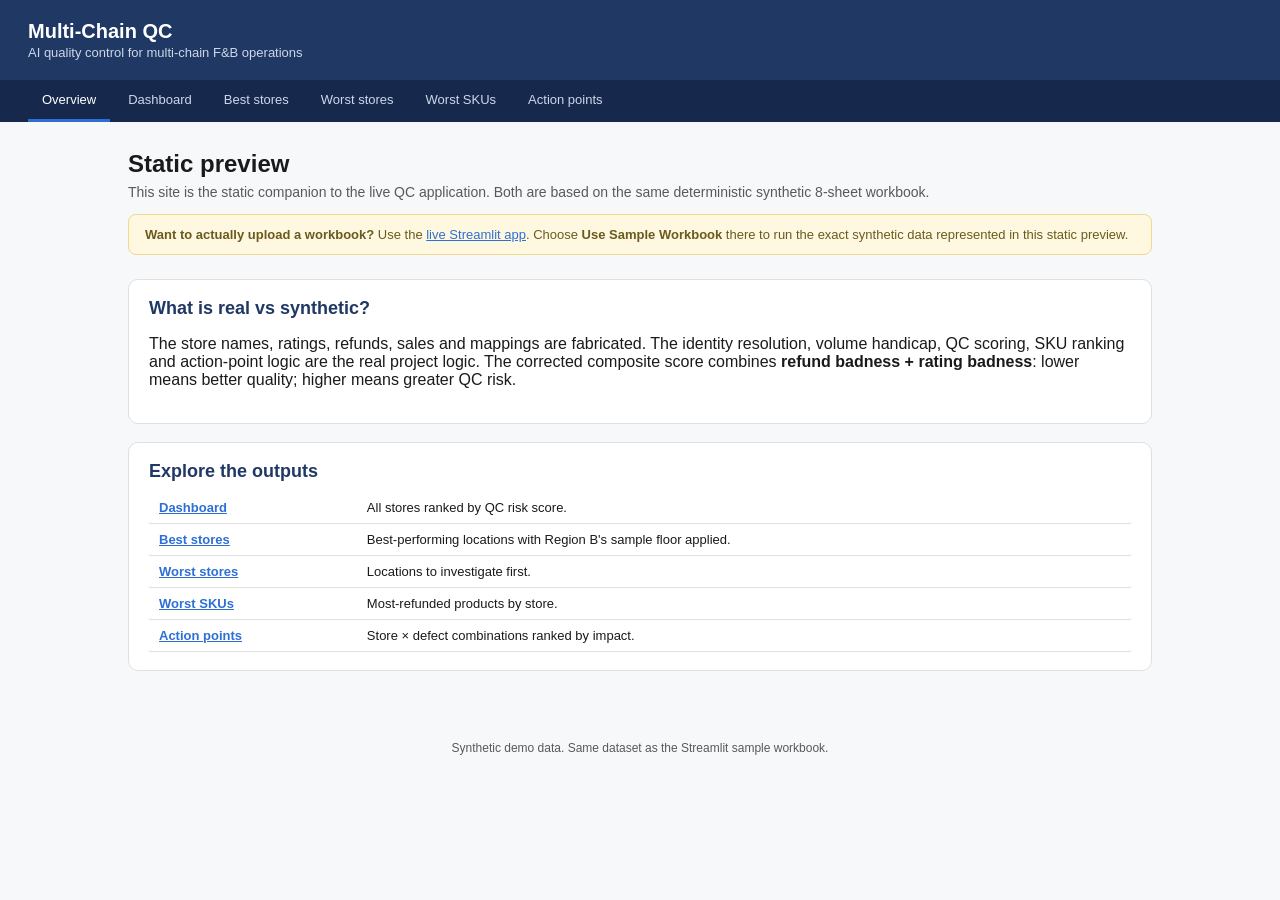
<file: docs/index.html>
<!DOCTYPE html><html lang="en"><head><meta charset="UTF-8"><meta name="viewport" content="width=device-width, initial-scale=1"><title>Multi-Chain QC — Demo</title><link rel="stylesheet" href="style.css"></head><body>
<header class="site"><a class="brand" href="index.html">Multi-Chain QC</a><div class="tagline">AI quality control for multi-chain F&B operations</div></header>
<nav class="site"><a href="index.html" class="active">Overview</a><a href="dashboard.html">Dashboard</a><a href="best.html">Best stores</a><a href="worst.html">Worst stores</a><a href="worst-skus.html">Worst SKUs</a><a href="action-points.html">Action points</a></nav>
<main>
<h1>Static preview</h1>
<p class="lede">This site is the static companion to the live QC application. Both are based on the same deterministic synthetic 8-sheet workbook.</p>
<div class="banner"><b>Want to actually upload a workbook?</b> Use the <a href="https://multi-cafe-quality-control.streamlit.app/">live Streamlit app</a>. Choose <b>Use Sample Workbook</b> there to run the exact synthetic data represented in this static preview.</div>
<div class="card"><h2 style="margin-top:0">What is real vs synthetic?</h2><p>The store names, ratings, refunds, sales and mappings are fabricated. The identity resolution, volume handicap, QC scoring, SKU ranking and action-point logic are the real project logic. The corrected composite score combines <b>refund badness + rating badness</b>: lower means better quality; higher means greater QC risk.</p></div>
<div class="card"><h2 style="margin-top:0">Explore the outputs</h2><table><tbody>
<tr><td><a href="dashboard.html"><b>Dashboard</b></a></td><td>All stores ranked by QC risk score.</td></tr>
<tr><td><a href="best.html"><b>Best stores</b></a></td><td>Best-performing locations with Region B's sample floor applied.</td></tr>
<tr><td><a href="worst.html"><b>Worst stores</b></a></td><td>Locations to investigate first.</td></tr>
<tr><td><a href="worst-skus.html"><b>Worst SKUs</b></a></td><td>Most-refunded products by store.</td></tr>
<tr><td><a href="action-points.html"><b>Action points</b></a></td><td>Store × defect combinations ranked by impact.</td></tr>
</tbody></table></div>
</main><footer class="site">Synthetic demo data. Same dataset as the Streamlit sample workbook.</footer></body></html>
</file>
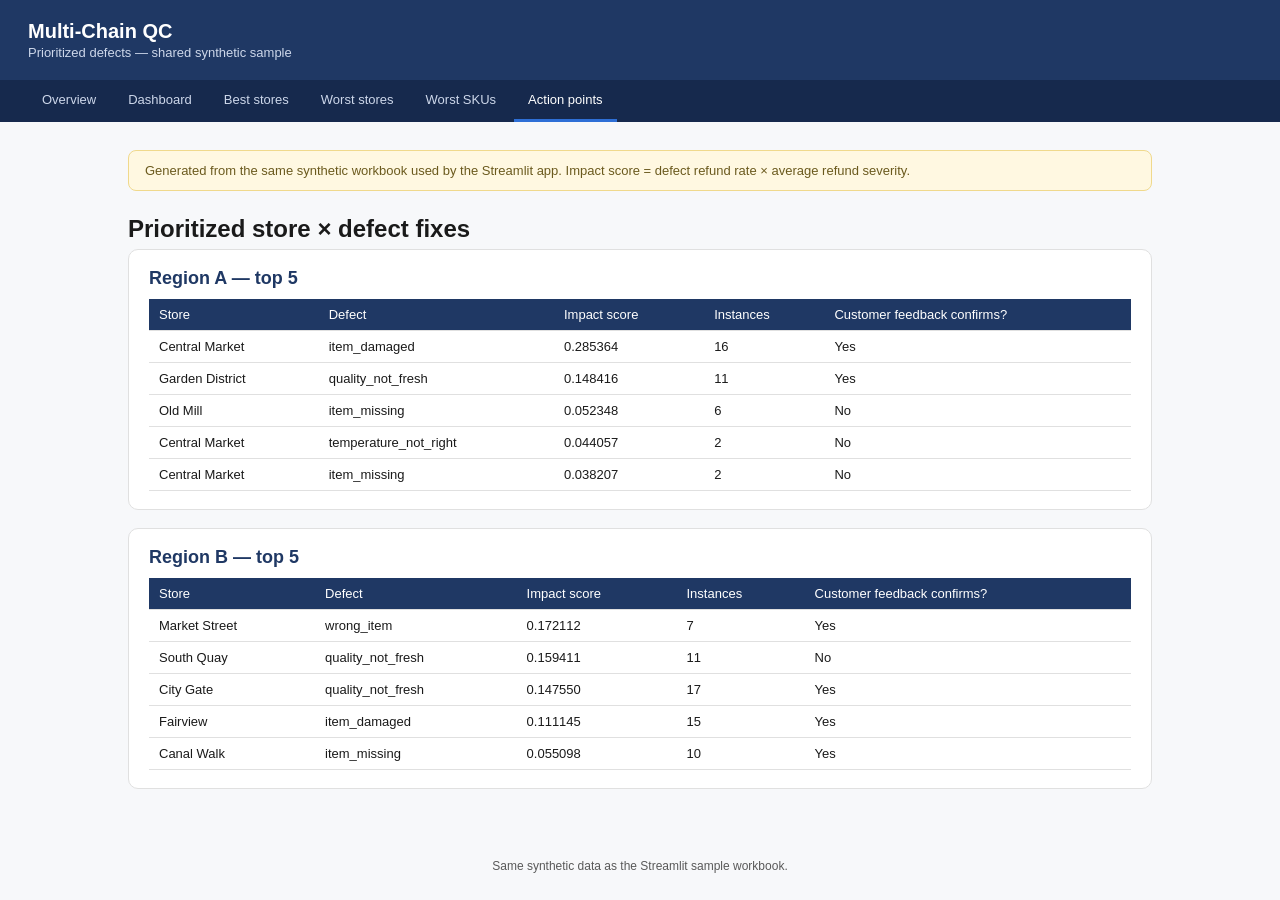
<file: docs/action-points.html>
<!DOCTYPE html><html lang="en"><head><meta charset="UTF-8"><meta name="viewport" content="width=device-width, initial-scale=1"><title>Multi-Chain QC — Action Points</title><link rel="stylesheet" href="style.css"></head><body>
<header class="site"><a class="brand" href="index.html">Multi-Chain QC</a><div class="tagline">Prioritized defects — shared synthetic sample</div></header>
<nav class="site"><a href="index.html">Overview</a><a href="dashboard.html">Dashboard</a><a href="best.html">Best stores</a><a href="worst.html">Worst stores</a><a href="worst-skus.html">Worst SKUs</a><a href="action-points.html" class="active">Action points</a></nav>
<main><div class="banner">Generated from the same synthetic workbook used by the Streamlit app. Impact score = defect refund rate × average refund severity.</div>
<h1>Prioritized store × defect fixes</h1>
<div class="card"><h2 style="margin-top:0">Region A — top 5</h2><table><thead><tr><th>Store</th><th>Defect</th><th>Impact score</th><th>Instances</th><th>Customer feedback confirms?</th></tr></thead><tbody>
<tr><td>Central Market</td><td>item_damaged</td><td>0.285364</td><td>16</td><td>Yes</td></tr>
<tr><td>Garden District</td><td>quality_not_fresh</td><td>0.148416</td><td>11</td><td>Yes</td></tr>
<tr><td>Old Mill</td><td>item_missing</td><td>0.052348</td><td>6</td><td>No</td></tr>
<tr><td>Central Market</td><td>temperature_not_right</td><td>0.044057</td><td>2</td><td>No</td></tr>
<tr><td>Central Market</td><td>item_missing</td><td>0.038207</td><td>2</td><td>No</td></tr>
</tbody></table></div>
<div class="card"><h2 style="margin-top:0">Region B — top 5</h2><table><thead><tr><th>Store</th><th>Defect</th><th>Impact score</th><th>Instances</th><th>Customer feedback confirms?</th></tr></thead><tbody>
<tr><td>Market Street</td><td>wrong_item</td><td>0.172112</td><td>7</td><td>Yes</td></tr>
<tr><td>South Quay</td><td>quality_not_fresh</td><td>0.159411</td><td>11</td><td>No</td></tr>
<tr><td>City Gate</td><td>quality_not_fresh</td><td>0.147550</td><td>17</td><td>Yes</td></tr>
<tr><td>Fairview</td><td>item_damaged</td><td>0.111145</td><td>15</td><td>Yes</td></tr>
<tr><td>Canal Walk</td><td>item_missing</td><td>0.055098</td><td>10</td><td>Yes</td></tr>
</tbody></table></div>
</main><footer class="site">Same synthetic data as the Streamlit sample workbook.</footer></body></html>
</file>
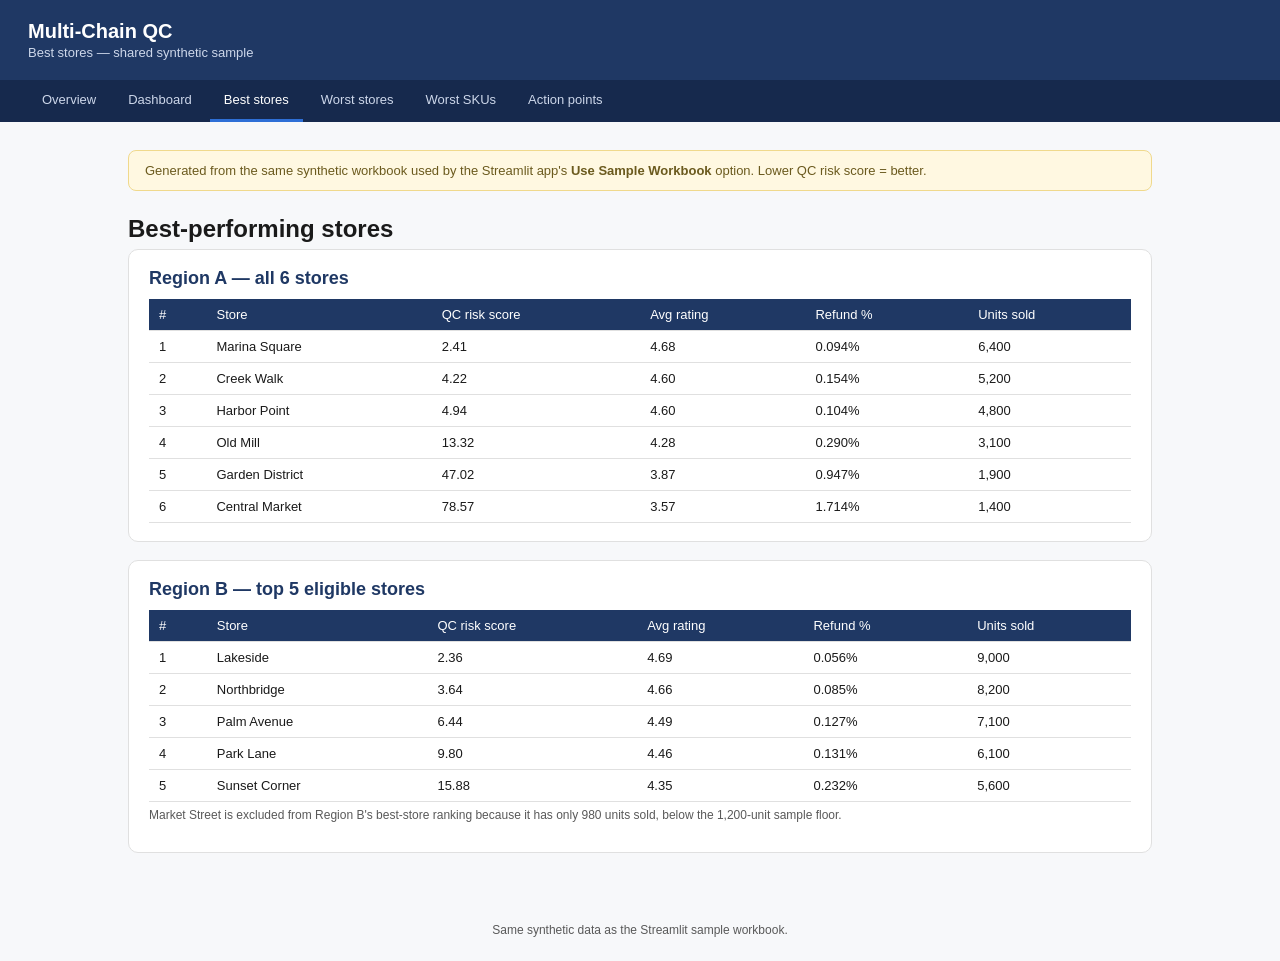
<file: docs/best.html>
<!DOCTYPE html><html lang="en"><head><meta charset="UTF-8"><meta name="viewport" content="width=device-width, initial-scale=1"><title>Multi-Chain QC — Best Stores</title><link rel="stylesheet" href="style.css"></head><body>
<header class="site"><a class="brand" href="index.html">Multi-Chain QC</a><div class="tagline">Best stores — shared synthetic sample</div></header>
<nav class="site"><a href="index.html">Overview</a><a href="dashboard.html">Dashboard</a><a href="best.html" class="active">Best stores</a><a href="worst.html">Worst stores</a><a href="worst-skus.html">Worst SKUs</a><a href="action-points.html">Action points</a></nav>
<main><div class="banner">Generated from the same synthetic workbook used by the Streamlit app's <b>Use Sample Workbook</b> option. Lower QC risk score = better.</div>
<h1>Best-performing stores</h1>
<div class="card"><h2 style="margin-top:0">Region A — all 6 stores</h2><table><thead><tr><th>#</th><th>Store</th><th>QC risk score</th><th>Avg rating</th><th>Refund %</th><th>Units sold</th></tr></thead><tbody>
<tr><td>1</td><td>Marina Square</td><td>2.41</td><td>4.68</td><td>0.094%</td><td>6,400</td></tr>
<tr><td>2</td><td>Creek Walk</td><td>4.22</td><td>4.60</td><td>0.154%</td><td>5,200</td></tr>
<tr><td>3</td><td>Harbor Point</td><td>4.94</td><td>4.60</td><td>0.104%</td><td>4,800</td></tr>
<tr><td>4</td><td>Old Mill</td><td>13.32</td><td>4.28</td><td>0.290%</td><td>3,100</td></tr>
<tr><td>5</td><td>Garden District</td><td>47.02</td><td>3.87</td><td>0.947%</td><td>1,900</td></tr>
<tr><td>6</td><td>Central Market</td><td>78.57</td><td>3.57</td><td>1.714%</td><td>1,400</td></tr>
</tbody></table></div>
<div class="card"><h2 style="margin-top:0">Region B — top 5 eligible stores</h2><table><thead><tr><th>#</th><th>Store</th><th>QC risk score</th><th>Avg rating</th><th>Refund %</th><th>Units sold</th></tr></thead><tbody>
<tr><td>1</td><td>Lakeside</td><td>2.36</td><td>4.69</td><td>0.056%</td><td>9,000</td></tr>
<tr><td>2</td><td>Northbridge</td><td>3.64</td><td>4.66</td><td>0.085%</td><td>8,200</td></tr>
<tr><td>3</td><td>Palm Avenue</td><td>6.44</td><td>4.49</td><td>0.127%</td><td>7,100</td></tr>
<tr><td>4</td><td>Park Lane</td><td>9.80</td><td>4.46</td><td>0.131%</td><td>6,100</td></tr>
<tr><td>5</td><td>Sunset Corner</td><td>15.88</td><td>4.35</td><td>0.232%</td><td>5,600</td></tr>
</tbody></table><p class="note">Market Street is excluded from Region B's best-store ranking because it has only 980 units sold, below the 1,200-unit sample floor.</p></div>
</main><footer class="site">Same synthetic data as the Streamlit sample workbook.</footer></body></html>
</file>
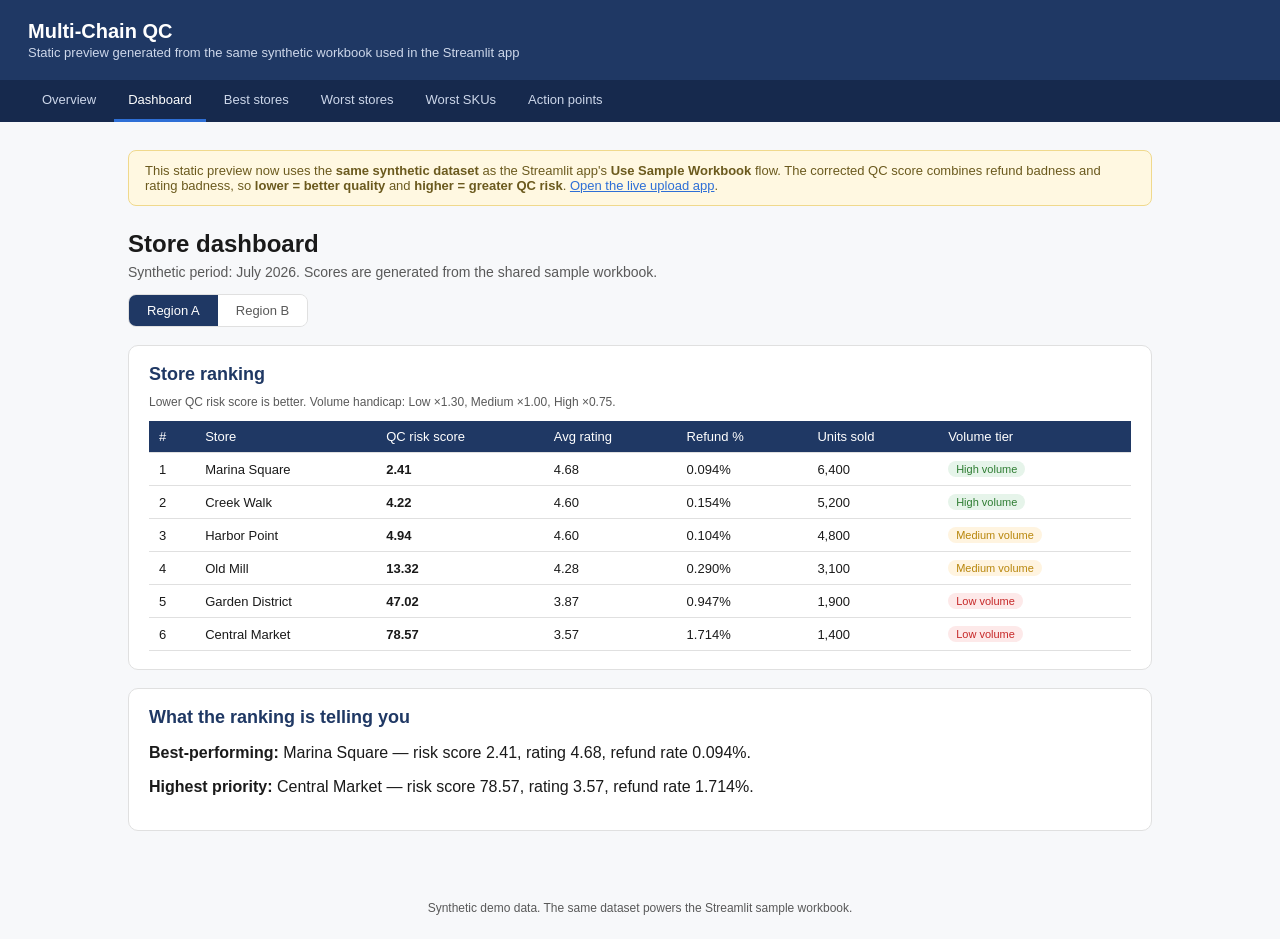
<file: docs/dashboard.html>
<!DOCTYPE html>
<html lang="en">
<head>
<meta charset="UTF-8">
<title>Multi-Chain QC — Static Dashboard</title>
<meta name="viewport" content="width=device-width, initial-scale=1">
<link rel="stylesheet" href="style.css">
</head>
<body>
<header class="site">
  <a class="brand" href="index.html">Multi-Chain QC</a>
  <div class="tagline">Static preview generated from the same synthetic workbook used in the Streamlit app</div>
</header>
<nav class="site">
  <a href="index.html">Overview</a>
  <a href="dashboard.html" class="active">Dashboard</a>
  <a href="best.html">Best stores</a>
  <a href="worst.html">Worst stores</a>
  <a href="worst-skus.html">Worst SKUs</a>
  <a href="action-points.html">Action points</a>
</nav>
<main>
  <div class="banner">
    This static preview now uses the <b>same synthetic dataset</b> as the Streamlit app's <b>Use Sample Workbook</b> flow. The corrected QC score combines refund badness and rating badness, so <b>lower = better quality</b> and <b>higher = greater QC risk</b>.
    <a href="https://multi-cafe-quality-control.streamlit.app/">Open the live upload app</a>.
  </div>

  <h1>Store dashboard</h1>
  <p class="lede">Synthetic period: July 2026. Scores are generated from the shared sample workbook.</p>

  <div class="toggle-group" id="region-toggle">
    <button data-region="region_a" class="active">Region A</button>
    <button data-region="region_b">Region B</button>
  </div>

  <div class="card">
    <h2 style="margin-top:0">Store ranking</h2>
    <p class="note">Lower QC risk score is better. Volume handicap: Low ×1.30, Medium ×1.00, High ×0.75.</p>
    <table>
      <thead><tr><th>#</th><th>Store</th><th>QC risk score</th><th>Avg rating</th><th>Refund %</th><th>Units sold</th><th>Volume tier</th></tr></thead>
      <tbody id="rank-table"></tbody>
    </table>
  </div>

  <div class="card">
    <h2 style="margin-top:0">What the ranking is telling you</h2>
    <div id="summary"></div>
  </div>
</main>
<footer class="site">Synthetic demo data. The same dataset powers the Streamlit sample workbook.</footer>
<script>
const DATA = {
  region_a: [
    ["Marina Square",2.41,4.68,0.094,6400,"High volume"],
    ["Creek Walk",4.22,4.60,0.154,5200,"High volume"],
    ["Harbor Point",4.94,4.60,0.104,4800,"Medium volume"],
    ["Old Mill",13.32,4.28,0.290,3100,"Medium volume"],
    ["Garden District",47.02,3.87,0.947,1900,"Low volume"],
    ["Central Market",78.57,3.57,1.714,1400,"Low volume"]
  ],
  region_b: [
    ["Lakeside",2.36,4.69,0.056,9000,"High volume"],
    ["Northbridge",3.48,4.66,0.085,8200,"High volume"],
    ["Palm Avenue",6.07,4.49,0.127,7100,"High volume"],
    ["Park Lane",6.45,4.46,0.131,6100,"High volume"],
    ["Sunset Corner",14.58,4.35,0.232,5600,"Medium volume"],
    ["Canal Walk",20.43,4.26,0.349,4300,"Medium volume"],
    ["Fairview",37.57,3.89,0.667,3300,"Medium volume"],
    ["South Quay",65.62,3.93,0.971,1750,"Low volume"],
    ["City Gate",69.10,3.62,0.962,2600,"Low volume"],
    ["Market Street",78.57,3.57,1.122,980,"Low volume"]
  ]
};
function tierClass(t){return t.startsWith('Low')?'low':t.startsWith('Medium')?'medium':'high'}
function render(region){
  const rows=DATA[region];
  document.getElementById('rank-table').innerHTML=rows.map((r,i)=>`<tr><td>${i+1}</td><td>${r[0]}</td><td><b>${r[1].toFixed(2)}</b></td><td>${r[2].toFixed(2)}</td><td>${r[3].toFixed(3)}%</td><td>${r[4].toLocaleString()}</td><td><span class="pill ${tierClass(r[5])}">${r[5]}</span></td></tr>`).join('');
  const best=rows[0], worst=rows[rows.length-1];
  document.getElementById('summary').innerHTML=`<p><b>Best-performing:</b> ${best[0]} — risk score ${best[1].toFixed(2)}, rating ${best[2].toFixed(2)}, refund rate ${best[3].toFixed(3)}%.</p><p><b>Highest priority:</b> ${worst[0]} — risk score ${worst[1].toFixed(2)}, rating ${worst[2].toFixed(2)}, refund rate ${worst[3].toFixed(3)}%.</p>`;
}
document.querySelectorAll('#region-toggle button').forEach(btn=>btn.addEventListener('click',()=>{
  document.querySelectorAll('#region-toggle button').forEach(b=>b.classList.remove('active'));
  btn.classList.add('active'); render(btn.dataset.region);
}));
render('region_a');
</script>
</body>
</html>
</file>
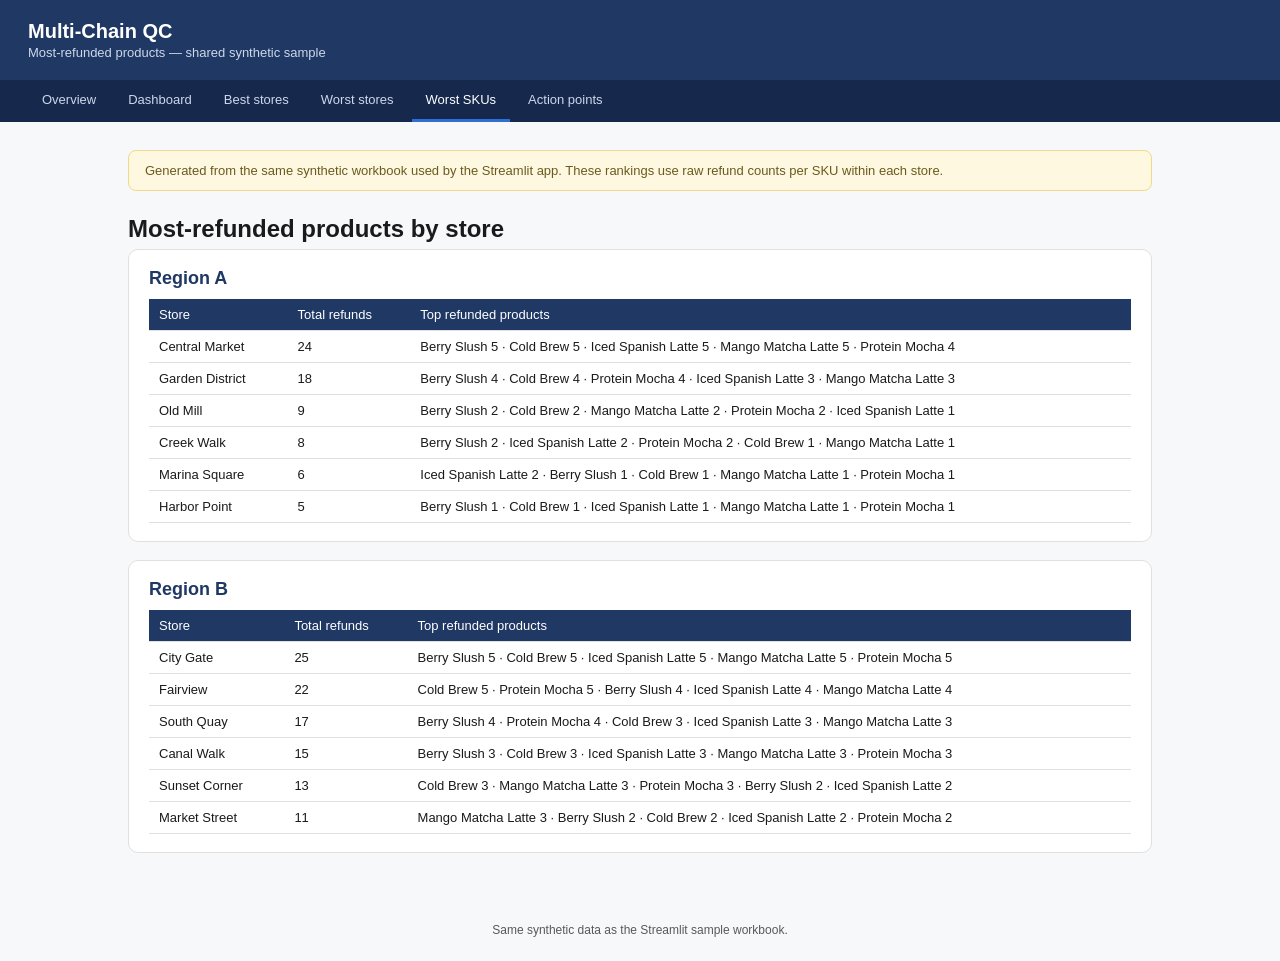
<file: docs/worst-skus.html>
<!DOCTYPE html><html lang="en"><head><meta charset="UTF-8"><meta name="viewport" content="width=device-width, initial-scale=1"><title>Multi-Chain QC — Worst SKUs</title><link rel="stylesheet" href="style.css"></head><body>
<header class="site"><a class="brand" href="index.html">Multi-Chain QC</a><div class="tagline">Most-refunded products — shared synthetic sample</div></header>
<nav class="site"><a href="index.html">Overview</a><a href="dashboard.html">Dashboard</a><a href="best.html">Best stores</a><a href="worst.html">Worst stores</a><a href="worst-skus.html" class="active">Worst SKUs</a><a href="action-points.html">Action points</a></nav>
<main><div class="banner">Generated from the same synthetic workbook used by the Streamlit app. These rankings use raw refund counts per SKU within each store.</div>
<h1>Most-refunded products by store</h1>
<div class="card"><h2 style="margin-top:0">Region A</h2><table><thead><tr><th>Store</th><th>Total refunds</th><th>Top refunded products</th></tr></thead><tbody>
<tr><td>Central Market</td><td>24</td><td>Berry Slush 5 · Cold Brew 5 · Iced Spanish Latte 5 · Mango Matcha Latte 5 · Protein Mocha 4</td></tr>
<tr><td>Garden District</td><td>18</td><td>Berry Slush 4 · Cold Brew 4 · Protein Mocha 4 · Iced Spanish Latte 3 · Mango Matcha Latte 3</td></tr>
<tr><td>Old Mill</td><td>9</td><td>Berry Slush 2 · Cold Brew 2 · Mango Matcha Latte 2 · Protein Mocha 2 · Iced Spanish Latte 1</td></tr>
<tr><td>Creek Walk</td><td>8</td><td>Berry Slush 2 · Iced Spanish Latte 2 · Protein Mocha 2 · Cold Brew 1 · Mango Matcha Latte 1</td></tr>
<tr><td>Marina Square</td><td>6</td><td>Iced Spanish Latte 2 · Berry Slush 1 · Cold Brew 1 · Mango Matcha Latte 1 · Protein Mocha 1</td></tr>
<tr><td>Harbor Point</td><td>5</td><td>Berry Slush 1 · Cold Brew 1 · Iced Spanish Latte 1 · Mango Matcha Latte 1 · Protein Mocha 1</td></tr>
</tbody></table></div>
<div class="card"><h2 style="margin-top:0">Region B</h2><table><thead><tr><th>Store</th><th>Total refunds</th><th>Top refunded products</th></tr></thead><tbody>
<tr><td>City Gate</td><td>25</td><td>Berry Slush 5 · Cold Brew 5 · Iced Spanish Latte 5 · Mango Matcha Latte 5 · Protein Mocha 5</td></tr>
<tr><td>Fairview</td><td>22</td><td>Cold Brew 5 · Protein Mocha 5 · Berry Slush 4 · Iced Spanish Latte 4 · Mango Matcha Latte 4</td></tr>
<tr><td>South Quay</td><td>17</td><td>Berry Slush 4 · Protein Mocha 4 · Cold Brew 3 · Iced Spanish Latte 3 · Mango Matcha Latte 3</td></tr>
<tr><td>Canal Walk</td><td>15</td><td>Berry Slush 3 · Cold Brew 3 · Iced Spanish Latte 3 · Mango Matcha Latte 3 · Protein Mocha 3</td></tr>
<tr><td>Sunset Corner</td><td>13</td><td>Cold Brew 3 · Mango Matcha Latte 3 · Protein Mocha 3 · Berry Slush 2 · Iced Spanish Latte 2</td></tr>
<tr><td>Market Street</td><td>11</td><td>Mango Matcha Latte 3 · Berry Slush 2 · Cold Brew 2 · Iced Spanish Latte 2 · Protein Mocha 2</td></tr>
</tbody></table></div>
</main><footer class="site">Same synthetic data as the Streamlit sample workbook.</footer></body></html>
</file>
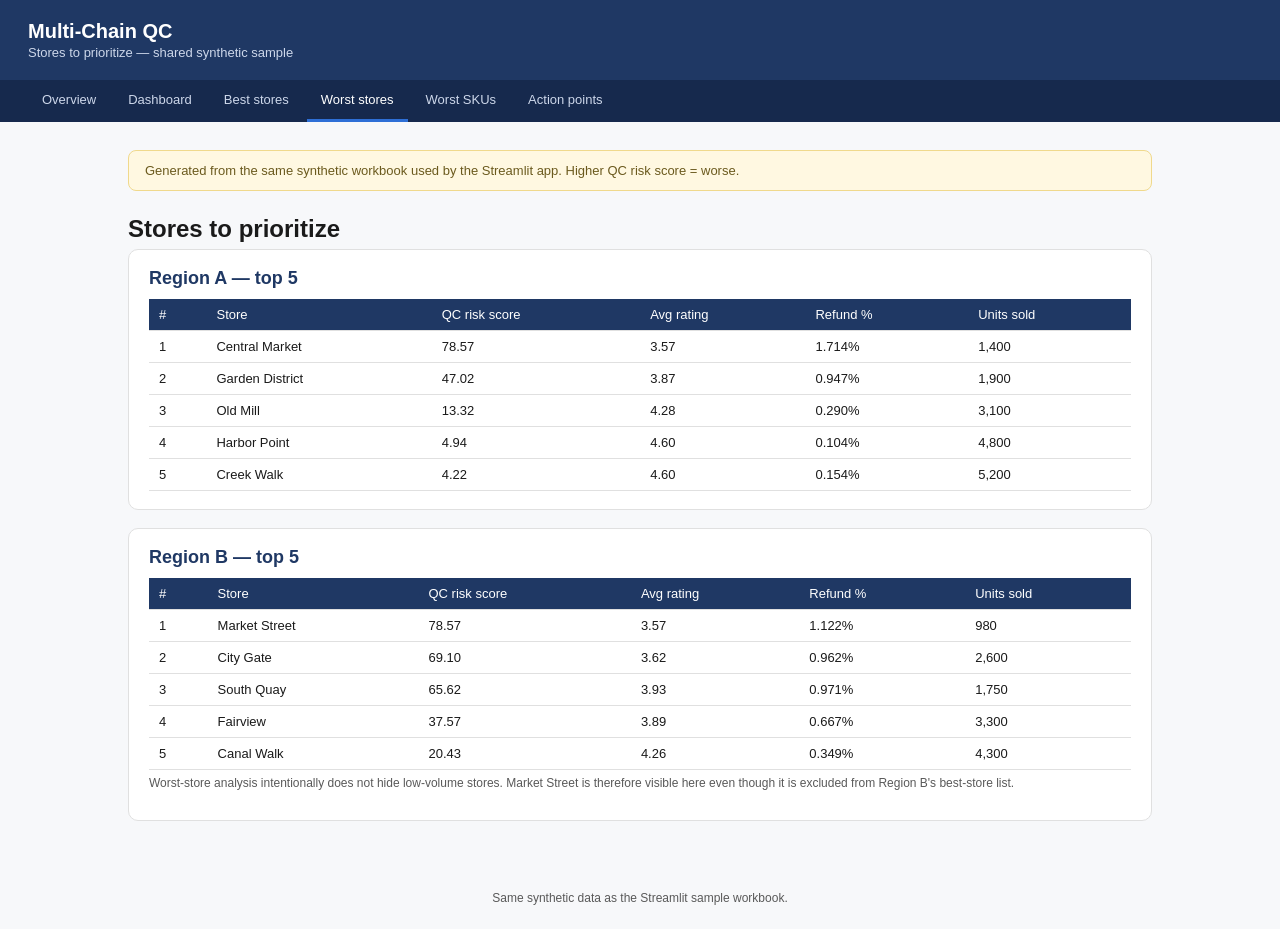
<file: docs/worst.html>
<!DOCTYPE html><html lang="en"><head><meta charset="UTF-8"><meta name="viewport" content="width=device-width, initial-scale=1"><title>Multi-Chain QC — Stores to Prioritize</title><link rel="stylesheet" href="style.css"></head><body>
<header class="site"><a class="brand" href="index.html">Multi-Chain QC</a><div class="tagline">Stores to prioritize — shared synthetic sample</div></header>
<nav class="site"><a href="index.html">Overview</a><a href="dashboard.html">Dashboard</a><a href="best.html">Best stores</a><a href="worst.html" class="active">Worst stores</a><a href="worst-skus.html">Worst SKUs</a><a href="action-points.html">Action points</a></nav>
<main><div class="banner">Generated from the same synthetic workbook used by the Streamlit app. Higher QC risk score = worse.</div>
<h1>Stores to prioritize</h1>
<div class="card"><h2 style="margin-top:0">Region A — top 5</h2><table><thead><tr><th>#</th><th>Store</th><th>QC risk score</th><th>Avg rating</th><th>Refund %</th><th>Units sold</th></tr></thead><tbody>
<tr><td>1</td><td>Central Market</td><td>78.57</td><td>3.57</td><td>1.714%</td><td>1,400</td></tr>
<tr><td>2</td><td>Garden District</td><td>47.02</td><td>3.87</td><td>0.947%</td><td>1,900</td></tr>
<tr><td>3</td><td>Old Mill</td><td>13.32</td><td>4.28</td><td>0.290%</td><td>3,100</td></tr>
<tr><td>4</td><td>Harbor Point</td><td>4.94</td><td>4.60</td><td>0.104%</td><td>4,800</td></tr>
<tr><td>5</td><td>Creek Walk</td><td>4.22</td><td>4.60</td><td>0.154%</td><td>5,200</td></tr>
</tbody></table></div>
<div class="card"><h2 style="margin-top:0">Region B — top 5</h2><table><thead><tr><th>#</th><th>Store</th><th>QC risk score</th><th>Avg rating</th><th>Refund %</th><th>Units sold</th></tr></thead><tbody>
<tr><td>1</td><td>Market Street</td><td>78.57</td><td>3.57</td><td>1.122%</td><td>980</td></tr>
<tr><td>2</td><td>City Gate</td><td>69.10</td><td>3.62</td><td>0.962%</td><td>2,600</td></tr>
<tr><td>3</td><td>South Quay</td><td>65.62</td><td>3.93</td><td>0.971%</td><td>1,750</td></tr>
<tr><td>4</td><td>Fairview</td><td>37.57</td><td>3.89</td><td>0.667%</td><td>3,300</td></tr>
<tr><td>5</td><td>Canal Walk</td><td>20.43</td><td>4.26</td><td>0.349%</td><td>4,300</td></tr>
</tbody></table><p class="note">Worst-store analysis intentionally does not hide low-volume stores. Market Street is therefore visible here even though it is excluded from Region B's best-store list.</p></div>
</main><footer class="site">Same synthetic data as the Streamlit sample workbook.</footer></body></html>
</file>
<file: docs/style.css>
:root {
  --navy: #1f3864;
  --blue: #2e6fd6;
  --green: #2e7d32;
  --red: #c62828;
  --amber: #b8860b;
  --grey: #595959;
  --border: #e0e0e0;
  --bg: #f7f8fa;
}
* { box-sizing: border-box; }
body {
  font-family: -apple-system, "Segoe UI", Arial, sans-serif;
  margin: 0;
  background: var(--bg);
  color: #1a1a1a;
}
header.site {
  background: var(--navy);
  color: #fff;
  padding: 20px 28px;
}
header.site .brand {
  font-size: 20px;
  font-weight: 600;
  text-decoration: none;
  color: #fff;
}
header.site .tagline {
  font-size: 13px;
  color: #cdd7ea;
  margin-top: 2px;
}
nav.site {
  background: #16294d;
  padding: 0 28px;
  display: flex;
  gap: 4px;
  flex-wrap: wrap;
}
nav.site a {
  color: #cdd7ea;
  text-decoration: none;
  font-size: 13px;
  padding: 12px 14px;
  display: inline-block;
  border-bottom: 3px solid transparent;
}
nav.site a.active, nav.site a:hover {
  color: #fff;
  border-bottom-color: var(--blue);
}
main {
  max-width: 1080px;
  margin: 0 auto;
  padding: 28px;
}
.banner {
  background: #fff8e1;
  border: 1px solid #f0d98c;
  border-radius: 8px;
  padding: 12px 16px;
  font-size: 13px;
  color: #6b5a1e;
  margin-bottom: 24px;
}
h1 { font-size: 24px; margin: 0 0 6px; }
h2 { font-size: 18px; margin: 28px 0 10px; color: var(--navy); }
p.lede { color: var(--grey); font-size: 14px; margin-top: 0; }
.card {
  background: #fff;
  border: 1px solid var(--border);
  border-radius: 10px;
  padding: 18px 20px;
  margin-bottom: 18px;
}
table {
  width: 100%;
  border-collapse: collapse;
  font-size: 13px;
}
th, td {
  text-align: left;
  padding: 8px 10px;
  border-bottom: 1px solid var(--border);
}
th {
  background: var(--navy);
  color: #fff;
  font-weight: 500;
  position: sticky;
  top: 0;
}
tr:hover td { background: #f0f4fa; }
.pill {
  display: inline-block;
  font-size: 11px;
  padding: 2px 8px;
  border-radius: 10px;
  font-weight: 500;
}
.pill.low { background: #fde9e9; color: var(--red); }
.pill.medium { background: #fff4e0; color: var(--amber); }
.pill.high { background: #e6f4ea; color: var(--green); }
.note {
  font-size: 12px;
  color: var(--grey);
  margin-top: 6px;
}
.toggle-group {
  display: inline-flex;
  border: 1px solid var(--border);
  border-radius: 8px;
  overflow: hidden;
  margin-bottom: 18px;
}
.toggle-group button {
  border: none;
  background: #fff;
  padding: 8px 18px;
  font-size: 13px;
  cursor: pointer;
  color: var(--grey);
}
.toggle-group button.active {
  background: var(--navy);
  color: #fff;
}
select.store-picker {
  font-size: 14px;
  padding: 8px 10px;
  border-radius: 6px;
  border: 1px solid var(--border);
  width: 100%;
  max-width: 360px;
}
.metric-grid {
  display: grid;
  grid-template-columns: repeat(auto-fit, minmax(120px, 1fr));
  gap: 12px;
  margin-top: 12px;
}
.metric {
  background: var(--bg);
  border-radius: 8px;
  padding: 10px 12px;
}
.metric .label { font-size: 11px; color: var(--grey); }
.metric .value { font-size: 18px; font-weight: 600; color: var(--navy); }
.chip-list span {
  display: inline-block;
  background: #eef2f8;
  border-radius: 12px;
  padding: 3px 10px;
  font-size: 12px;
  margin: 2px 4px 2px 0;
}
footer.site {
  text-align: center;
  color: var(--grey);
  font-size: 12px;
  padding: 24px;
}
a { color: var(--blue); }
</file>
